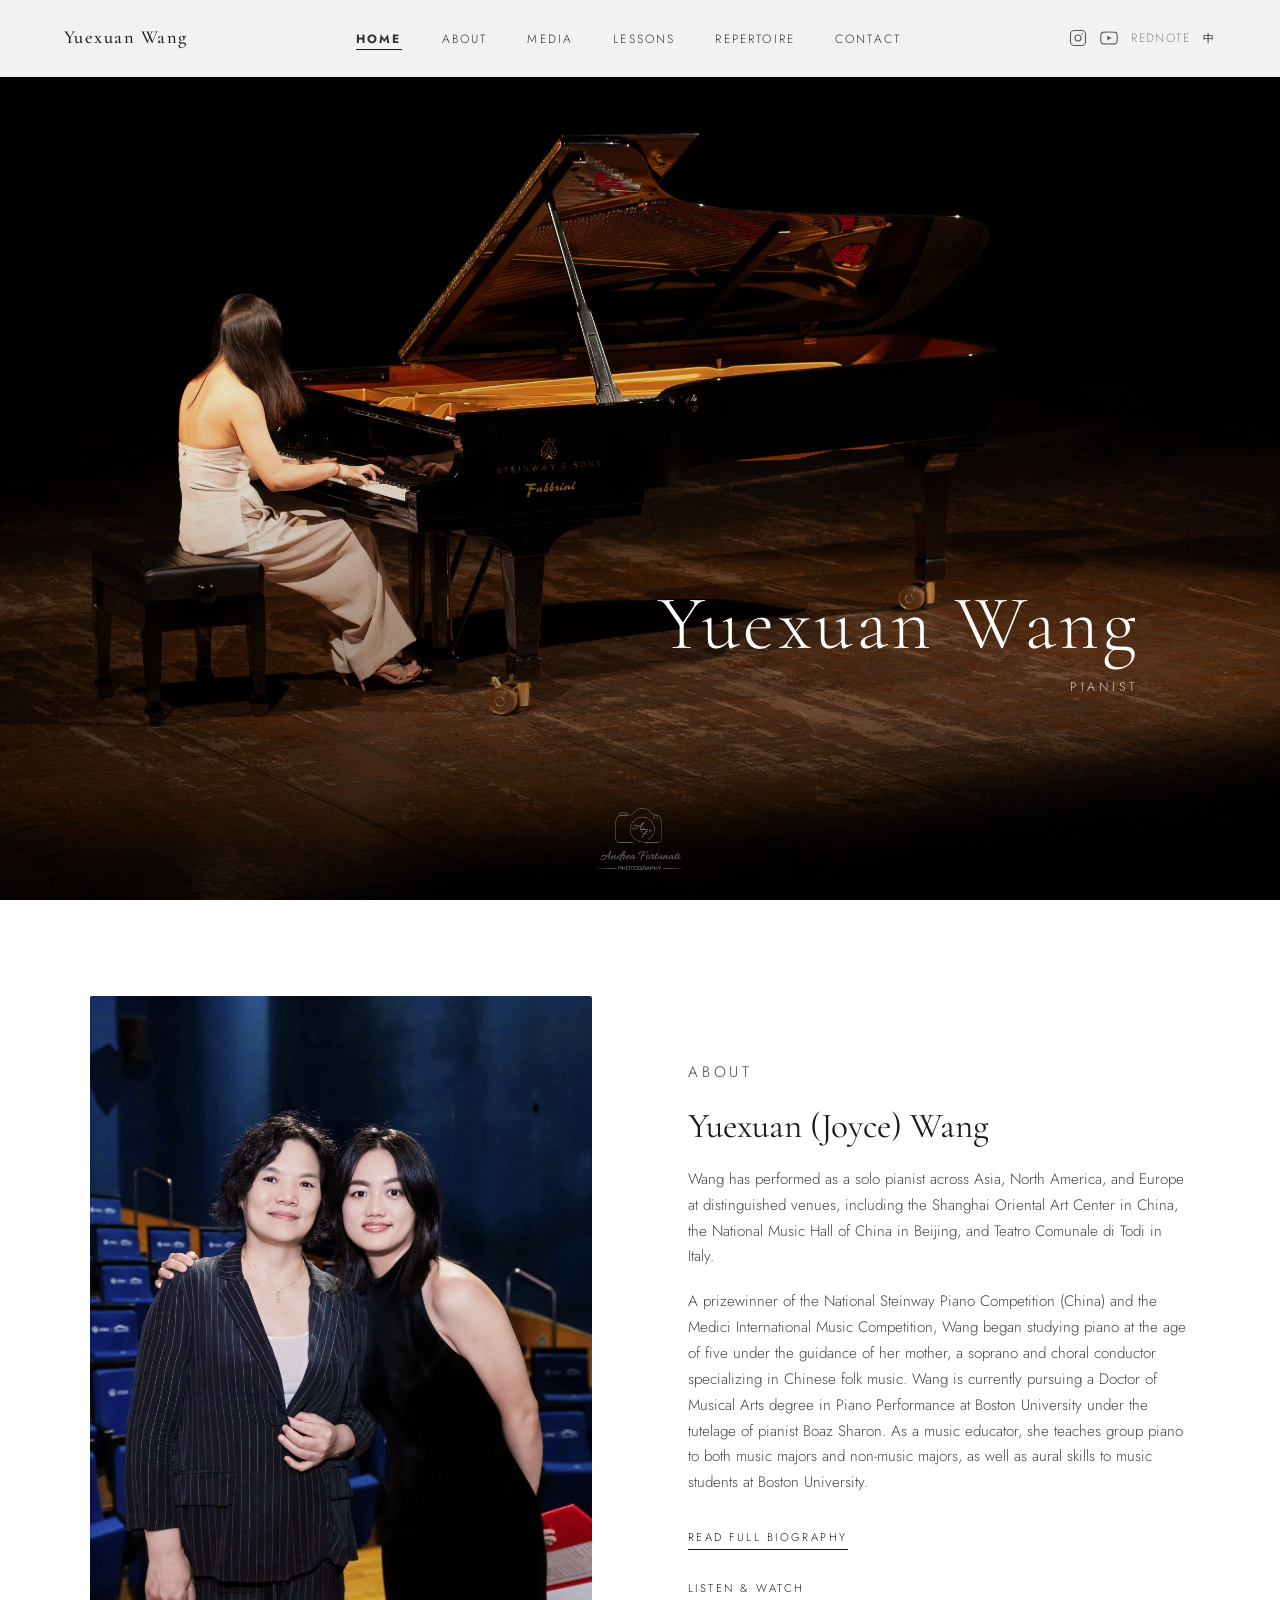
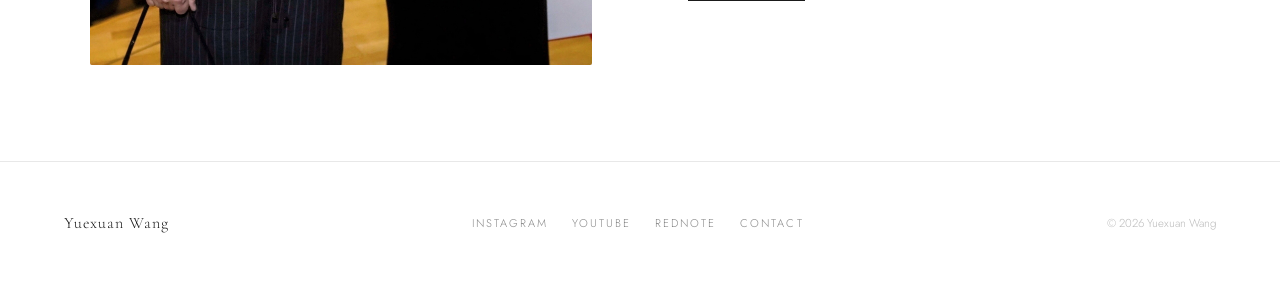
<file: index.html>
<!DOCTYPE html>
<html lang="en">
<head>
  <meta charset="UTF-8" />
  <meta name="viewport" content="width=device-width, initial-scale=1.0" />
  <title>Yuexuan Wang — Pianist</title>
  <meta name="description" content="Official website of Yuexuan Wang, pianist." />
  <link rel="stylesheet" href="css/style.css" />
  <style>
    /* Language toggle: plain text, no box (desktop + mobile) */
    button.lang-toggle {
      border: none !important;
      background: transparent !important;
      box-shadow: none !important;
      outline: none;
      border-radius: 0 !important;
      color: inherit;
      cursor: pointer;
    }

    /* Desktop top bar: social icons right next to the language toggle */
    @media (min-width: 769px) {
      nav .nav-links { margin-left: auto !important; margin-right: auto !important; }
      nav .nav-social { margin-left: 0 !important; margin-right: 0.6rem !important; gap: 0.8rem !important; }
      nav .lang-toggle { margin-left: 0 !important; padding-left: 0.2rem !important; padding-right: 0 !important; }
    }

    /* Hero name: right-aligned */
    .hero { position: relative; }
    .hero-content {
      position: absolute !important;
      left: auto !important;
      top: auto !important;
      right: clamp(1.5rem, 6vw, 6rem) !important;
      bottom: clamp(2rem, 10vh, 6rem) !important;
      transform: none !important;
      width: auto !important;
      margin: 0 !important;
      text-align: right !important;
      z-index: 2;
    }

    /* Mobile: shift hero photo so the person is visible.
       0% = far left edge, 50% = center, 100% = far right edge.
       Raise the number if you see too much of the left side,
       lower it if the person is still cut off on the left. */
    @media (max-width: 768px) {
      .hero-image {
        background-position: 18% center !important;
      }

      /* Mobile: show About text first, then the second photo */
      .about-snippet {
        display: flex !important;
        flex-direction: column !important;
        gap: 2rem;
      }
      .about-snippet .about-text { order: 1; }
      .about-snippet img { order: 2; width: 100%; }

      /* Mobile: hide social icons in the top bar */
      nav .nav-social { display: none !important; }

      nav .nav-toggle { margin-left: 0 !important; }

      /* Mobile: language toggle as plain text (no square) */
      .lang-toggle {
        padding: 0 0.25rem !important;
        margin-left: auto !important;
        margin-right: 0.35rem !important;
        font-size: 1rem;
        letter-spacing: 0.05em;
      }
    }
  </style>
</head>
<body>

  <!-- Navigation -->
  <nav>
    <a href="index.html" class="nav-brand" data-zh="王玥璇">Yuexuan Wang</a>
    <ul class="nav-links">
      <li><a href="index.html" data-zh="首页" style="font-weight:700;">Home</a></li>
      <li><a href="about.html" data-zh="关于">About</a></li>
      <li><a href="media.html" data-zh="媒体">Media</a></li>
      <li><a href="lessons.html" data-zh="课程">Lessons</a></li>
      <li><a href="repertoire.html" data-zh="曲目">Repertoire</a></li>
      <li><a href="contact.html" data-zh="联系">Contact</a></li>
    </ul>
    <div class="nav-social" style="display:flex; align-items:center; gap:1rem;">
      <a href="https://www.instagram.com/yuexuan__wang" target="_blank" rel="noopener" aria-label="Instagram" style="display:flex; align-items:center; color:inherit; opacity:0.7; transition:opacity 0.2s;" onmouseover="this.style.opacity='1'" onmouseout="this.style.opacity='0.7'">
        <svg xmlns="http://www.w3.org/2000/svg" width="18" height="18" viewBox="0 0 24 24" fill="none" stroke="currentColor" stroke-width="1.5" stroke-linecap="round" stroke-linejoin="round">
          <rect x="2" y="2" width="20" height="20" rx="5" ry="5"/>
          <circle cx="12" cy="12" r="4"/>
          <circle cx="17.5" cy="6.5" r="1" fill="currentColor" stroke="none"/>
        </svg>
      </a>
      <a href="https://youtube.com/@yuexuanwangpiano?si=KimAUZ217y03qGvx" target="_blank" rel="noopener" aria-label="YouTube" style="display:flex;align-items:center;color:inherit;opacity:0.7;transition:opacity 0.2s;" onmouseover="this.style.opacity='1'" onmouseout="this.style.opacity='0.7'">
        <svg xmlns="http://www.w3.org/2000/svg" width="18" height="18" viewBox="0 0 24 24" fill="none" stroke="currentColor" stroke-width="1.5" stroke-linecap="round" stroke-linejoin="round">
          <path d="M22.54 6.42a2.78 2.78 0 0 0-1.95-1.96C18.88 4 12 4 12 4s-6.88 0-8.59.46A2.78 2.78 0 0 0 1.46 6.42 29 29 0 0 0 1 12a29 29 0 0 0 .46 5.58 2.78 2.78 0 0 0 1.95 1.96C5.12 20 12 20 12 20s6.88 0 8.59-.46a2.78 2.78 0 0 0 1.95-1.96A29 29 0 0 0 23 12a29 29 0 0 0-.46-5.58z"/>
          <polygon points="9.75 15.02 15.5 12 9.75 8.98 9.75 15.02" fill="currentColor" stroke="none"/>
        </svg>
      </a>
      <a href="https://xhslink.com/m/4YnqnOdV8tt" target="_blank" rel="noopener" data-zh="小红书">RedNote</a>
    </div>
    <button class="lang-toggle">中</button>
    <button class="nav-toggle" aria-label="Menu">
      <span></span><span></span><span></span>
    </button>
  </nav>

  <!-- Hero -->
  <section class="hero">
    <div class="hero-image" style="background-image:url('images/home_page.jpg'); background-size:cover; background-position:center;"></div>
    <div class="hero-overlay"></div>
    <div class="hero-content">
      <h1 data-zh="王玥璇">Yuexuan Wang</h1>
      <p class="hero-tagline" data-zh="钢琴家">Pianist</p>
    </div>
  </section>

  <!-- About Snippet -->
  <section>
    <div class="container">
      <div class="about-snippet">
        <img src="images/about.jpg" alt="Yuexuan (Joyce) Wang" class="fade-in" style="aspect-ratio:3/4; object-fit:cover; object-position:58% center; border-radius:2px;" />
        <div class="about-text fade-in">
          <p class="section-label" data-zh="关于">About</p>
          <h2 data-zh="王玥璇">Yuexuan (Joyce) Wang</h2>
          <p data-zh="王玥璇是一位活跃于亚洲、北美及欧洲的钢琴演奏家，曾登台上海东方艺术中心、北京国音堂、意大利托迪市政剧院等知名场馆。她亦曾在多项国际钢琴赛事中获奖，包括上海国际青少年钢琴比赛、全国施坦威钢琴比赛（中国）、美第奇国际音乐比赛等。">
            Wang has performed as a solo pianist across Asia, North America, and Europe at distinguished
            venues, including the Shanghai Oriental Art Center in China, the National Music Hall of
            China in Beijing, and Teatro Comunale di Todi in Italy.
          </p>
          <p data-zh="王玥璇五岁时在母亲唐晓丽——一位致力于中国民间音乐研究与传播的女高音歌唱家兼合唱指挥——的引导下开始学习钢琴。她目前在波士顿大学攻读音乐艺术博士学位，师从钢琴家Boaz Sharon。作为音乐教育者，她在波士顿大学教授面向音乐专业及非音乐专业学生的钢琴集体课和视唱练耳课。">
            A prizewinner of the National Steinway Piano Competition (China) and the Medici
            International Music Competition, Wang began studying piano at the age of five under the
            guidance of her mother, a soprano and choral conductor specializing in Chinese folk music.
            Wang is currently pursuing a Doctor of Musical Arts degree in Piano Performance at Boston
            University under the tutelage of pianist Boaz Sharon. As a music educator, she teaches group
            piano to both music majors and non-music majors, as well as aural skills to music students at
            Boston University.
          </p>
          <a href="about.html" class="btn" data-zh="阅读完整生平">Read Full Biography</a>
          <div style="margin-top:1rem;"><a href="media.html" class="btn" data-zh="聆听与观看">Listen &amp; Watch</a></div>
        </div>
      </div>
    </div>
  </section>

<!-- Footer -->
  <footer>
    <span class="footer-name" data-zh="王玥璇">Yuexuan Wang</span>
    <div class="footer-social">
      <a href="https://www.instagram.com/yuexuan__wang" target="_blank" rel="noopener">Instagram</a>
      <a href="https://youtube.com/@yuexuanwangpiano?si=KimAUZ217y03qGvx" target="_blank" rel="noopener">YouTube</a>
      <a href="https://xhslink.com/m/4YnqnOdV8tt" target="_blank" rel="noopener" data-zh="小红书">RedNote</a>
      <a href="contact.html" data-zh="联系">Contact</a>
    </div>
    <span class="footer-copy" data-zh="© 2026 王玥璇">&copy; 2026 Yuexuan Wang</span>
  </footer>

  <script src="js/main.js"></script>

  <script>
    // Highlight active nav link
    (function() {
      var path = window.location.pathname.split('/').pop() || '';
      // Normalize: strip .html, treat empty as 'index'
      var page = path.replace('.html', '') || 'index';
      var links = document.querySelectorAll('.nav-links a');
      links.forEach(function(link) {
        var href = (link.getAttribute('href') || '').replace('.html', '') || 'index';
        if (href === page) {
          link.style.fontWeight = '700';
          link.style.opacity = '1';
        }
      });
    })();
  </script>
</body>
</html>
</file>
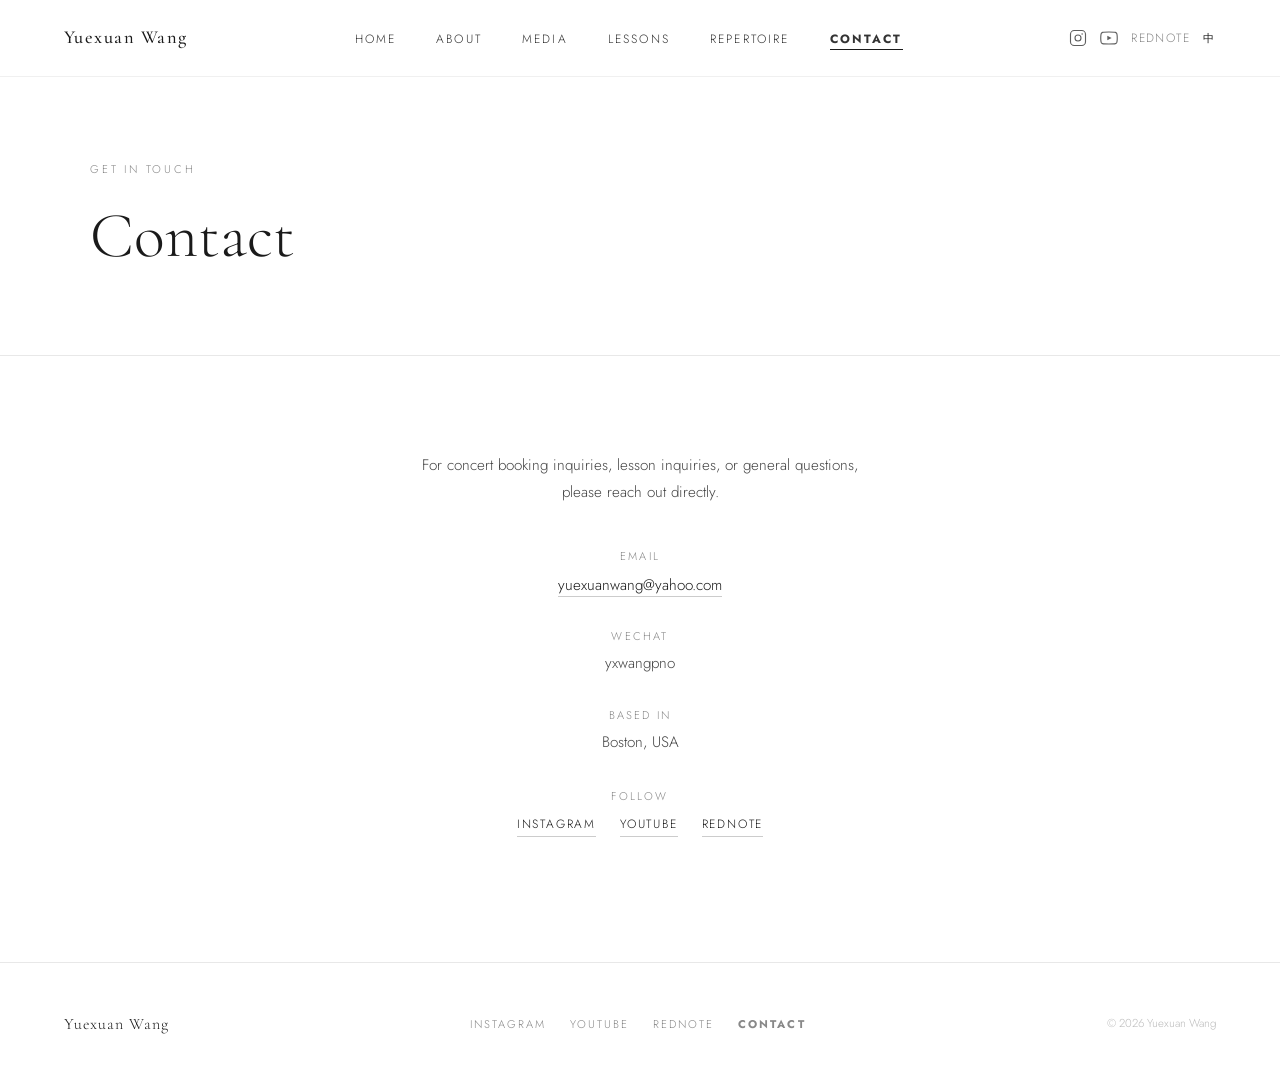
<file: contact.html>
<!DOCTYPE html>
<html lang="en">
<head>
  <meta charset="UTF-8" />
  <meta name="viewport" content="width=device-width, initial-scale=1.0" />
  <title>Contact — Yuexuan Wang</title>
  <link rel="stylesheet" href="css/style.css" />
  <style>
    /* Language toggle: plain text, no box (desktop + mobile) */
    button.lang-toggle {
      border: none !important;
      background: transparent !important;
      box-shadow: none !important;
      outline: none;
      border-radius: 0 !important;
      color: inherit;
      cursor: pointer;
    }

    /* Desktop top bar: social icons right next to the language toggle */
    @media (min-width: 769px) {
      nav .nav-links { margin-left: auto !important; margin-right: auto !important; }
      nav .nav-social { margin-left: 0 !important; margin-right: 0.6rem !important; gap: 0.8rem !important; }
      nav .lang-toggle { margin-left: 0 !important; padding-left: 0.2rem !important; padding-right: 0 !important; }
    }

    /* Mobile top bar: hide social icons, plain-text language toggle next to menu button */
    @media (max-width: 768px) {
      nav .nav-social { display: none !important; }
      nav .nav-toggle { margin-left: 0 !important; }
      .lang-toggle {
        padding: 0 0.25rem !important;
        margin-left: auto !important;
        margin-right: 0.35rem !important;
        font-size: 1rem;
        letter-spacing: 0.05em;
      }
    }
  </style>
</head>
<body>

  <!-- Navigation -->
  <nav>
    <a href="index.html" class="nav-brand" data-zh="王玥璇">Yuexuan Wang</a>
    <ul class="nav-links">
      <li><a href="index.html" data-zh="首页">Home</a></li>
      <li><a href="about.html" data-zh="关于">About</a></li>
      <li><a href="media.html" data-zh="媒体">Media</a></li>
      <li><a href="lessons.html" data-zh="课程">Lessons</a></li>
      <li><a href="repertoire.html" data-zh="曲目">Repertoire</a></li>
      <li><a href="contact.html" data-zh="联系" style="font-weight:700;">Contact</a></li>
    </ul>
    <div class="nav-social" style="display:flex; align-items:center; gap:1rem;">
      <a href="https://www.instagram.com/yuexuan__wang" target="_blank" rel="noopener" aria-label="Instagram" style="display:flex; align-items:center; color:inherit; opacity:0.7; transition:opacity 0.2s;" onmouseover="this.style.opacity='1'" onmouseout="this.style.opacity='0.7'">
        <svg xmlns="http://www.w3.org/2000/svg" width="18" height="18" viewBox="0 0 24 24" fill="none" stroke="currentColor" stroke-width="1.5" stroke-linecap="round" stroke-linejoin="round">
          <rect x="2" y="2" width="20" height="20" rx="5" ry="5"/>
          <circle cx="12" cy="12" r="4"/>
          <circle cx="17.5" cy="6.5" r="1" fill="currentColor" stroke="none"/>
        </svg>
      </a>
      <a href="https://youtube.com/@yuexuanwangpiano?si=KimAUZ217y03qGvx" target="_blank" rel="noopener" aria-label="YouTube" style="display:flex;align-items:center;color:inherit;opacity:0.7;transition:opacity 0.2s;" onmouseover="this.style.opacity='1'" onmouseout="this.style.opacity='0.7'">
        <svg xmlns="http://www.w3.org/2000/svg" width="18" height="18" viewBox="0 0 24 24" fill="none" stroke="currentColor" stroke-width="1.5" stroke-linecap="round" stroke-linejoin="round">
          <path d="M22.54 6.42a2.78 2.78 0 0 0-1.95-1.96C18.88 4 12 4 12 4s-6.88 0-8.59.46A2.78 2.78 0 0 0 1.46 6.42 29 29 0 0 0 1 12a29 29 0 0 0 .46 5.58 2.78 2.78 0 0 0 1.95 1.96C5.12 20 12 20 12 20s6.88 0 8.59-.46a2.78 2.78 0 0 0 1.95-1.96A29 29 0 0 0 23 12a29 29 0 0 0-.46-5.58z"/>
          <polygon points="9.75 15.02 15.5 12 9.75 8.98 9.75 15.02" fill="currentColor" stroke="none"/>
        </svg>
      </a>
      <a href="https://xhslink.com/m/4YnqnOdV8tt" target="_blank" rel="noopener" data-zh="小红书">RedNote</a>
    </div>
    <button class="lang-toggle">中</button>
    <button class="nav-toggle" aria-label="Menu">
      <span></span><span></span><span></span>
    </button>
  </nav>

  <!-- Page Hero -->
  <div class="page-hero">
    <div class="container">
      <p class="section-label" data-zh="联系我">Get in Touch</p>
      <h1 data-zh="联系">Contact</h1>
    </div>
  </div>

  <!-- Contact -->
  <section>
    <div class="container">
      <div class="contact-grid" style="display:flex; justify-content:center;">

        <div class="contact-info fade-in" style="text-align:center; max-width:480px;">
          <p style="font-size:0.95rem; color:#444; margin-bottom:2.5rem; line-height:1.8;" data-zh="如需音乐会预约、课程咨询或其他事宜，请直接联系。">For concert booking inquiries, lesson inquiries, or general questions, please reach out directly.</p>

          <div class="contact-block">
            <div class="label" data-zh="邮箱">Email</div>
            <a href="mailto:yuexuanwang@yahoo.com" data-zh="yuexuanwang@yahoo.com">yuexuanwang@yahoo.com</a>
          </div>

          <div class="contact-block">
            <div class="label" data-zh="微信">WeChat</div>
            <p style="font-size:0.95rem; color:#444;" data-zh="yxwangpno">yxwangpno</p>
          </div>

<div class="contact-block">
            <div class="label" data-zh="所在地">Based In</div>
            <p style="font-size:0.95rem; color:#444;" data-zh="美国，波士顿">Boston, USA</p>
          </div>

          <div class="contact-block" style="margin-top:2rem;">
            <div class="label" data-zh="关注">Follow</div>
            <div style="display:flex; gap:1.5rem; margin-top:0.5rem; justify-content:center;">
              <a href="https://www.instagram.com/yuexuan__wang" target="_blank" rel="noopener" style="font-size:0.75rem; letter-spacing:0.15em; text-transform:uppercase; border-bottom:1px solid #ccc; padding-bottom:1px;" data-zh="Instagram">Instagram</a>
              <a href="https://youtube.com/@yuexuanwangpiano?si=KimAUZ217y03qGvx" target="_blank" rel="noopener" style="font-size:0.75rem; letter-spacing:0.15em; text-transform:uppercase; border-bottom:1px solid #ccc; padding-bottom:1px;" data-zh="YouTube">YouTube</a>
              <a href="https://xhslink.com/m/4YnqnOdV8tt" target="_blank" rel="noopener" style="font-size:0.75rem; letter-spacing:0.15em; text-transform:uppercase; border-bottom:1px solid #ccc; padding-bottom:1px;" data-zh="小红书">RedNote</a>
            </div>
          </div>
        </div>


      </div>
    </div>
  </section>

  <!-- Footer -->
  <footer>
    <span class="footer-name" data-zh="王玥璇">Yuexuan Wang</span>
    <div class="footer-social">
      <a href="https://www.instagram.com/yuexuan__wang" target="_blank" rel="noopener">Instagram</a>
      <a href="https://youtube.com/@yuexuanwangpiano?si=KimAUZ217y03qGvx" target="_blank" rel="noopener">YouTube</a>
      <a href="https://xhslink.com/m/4YnqnOdV8tt" target="_blank" rel="noopener" data-zh="小红书">RedNote</a>
      <a href="contact.html" data-zh="联系" style="font-weight:700;">Contact</a>
    </div>
    <span class="footer-copy">© 2026 Yuexuan Wang</span>
  </footer>

  <script src="js/main.js"></script>

  <script>
    // Highlight active nav link
    (function() {
      var path = window.location.pathname.split('/').pop() || '';
      var page = path.replace('.html', '') || 'index';
      var links = document.querySelectorAll('.nav-links a');
      links.forEach(function(link) {
        var href = (link.getAttribute('href') || '').replace('.html', '') || 'index';
        if (href === page) {
          link.style.fontWeight = '700';
          link.style.opacity = '1';
        }
      });
    })();
  </script>

</body>
</html>
</file>
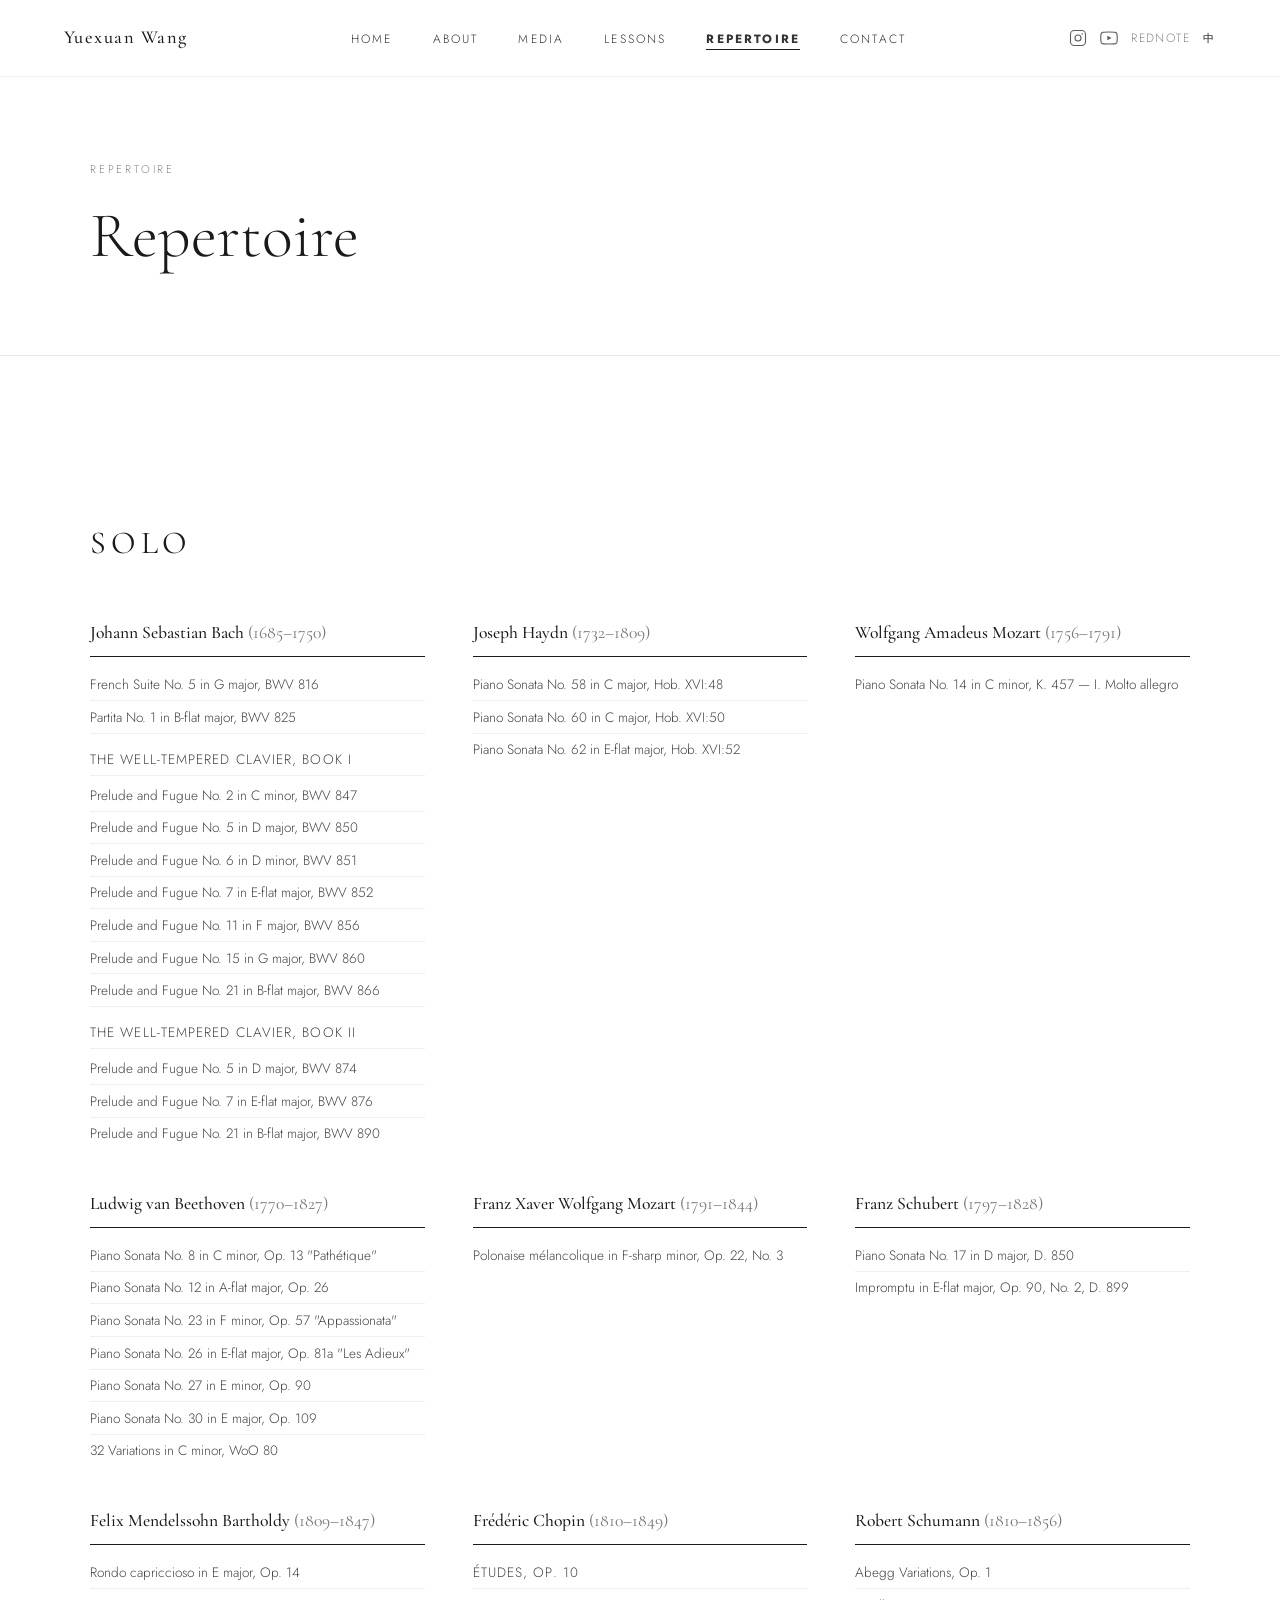
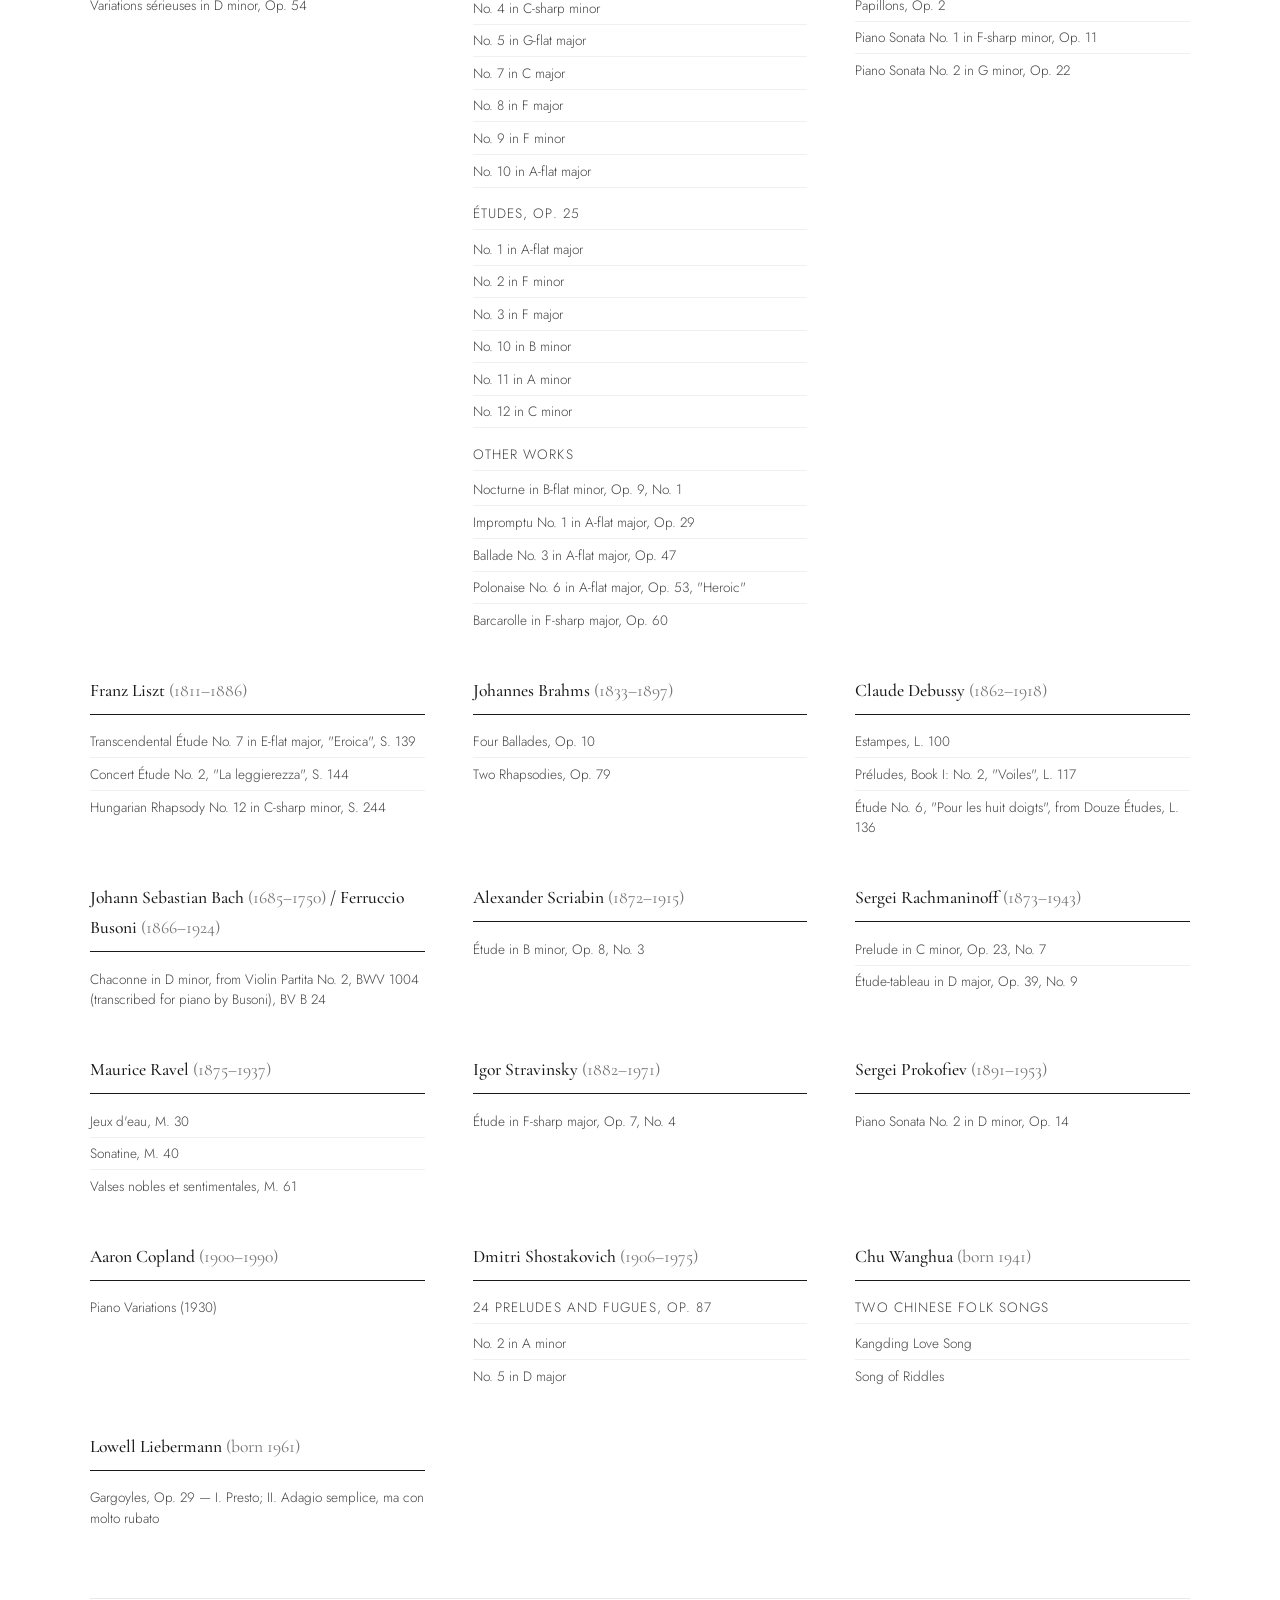
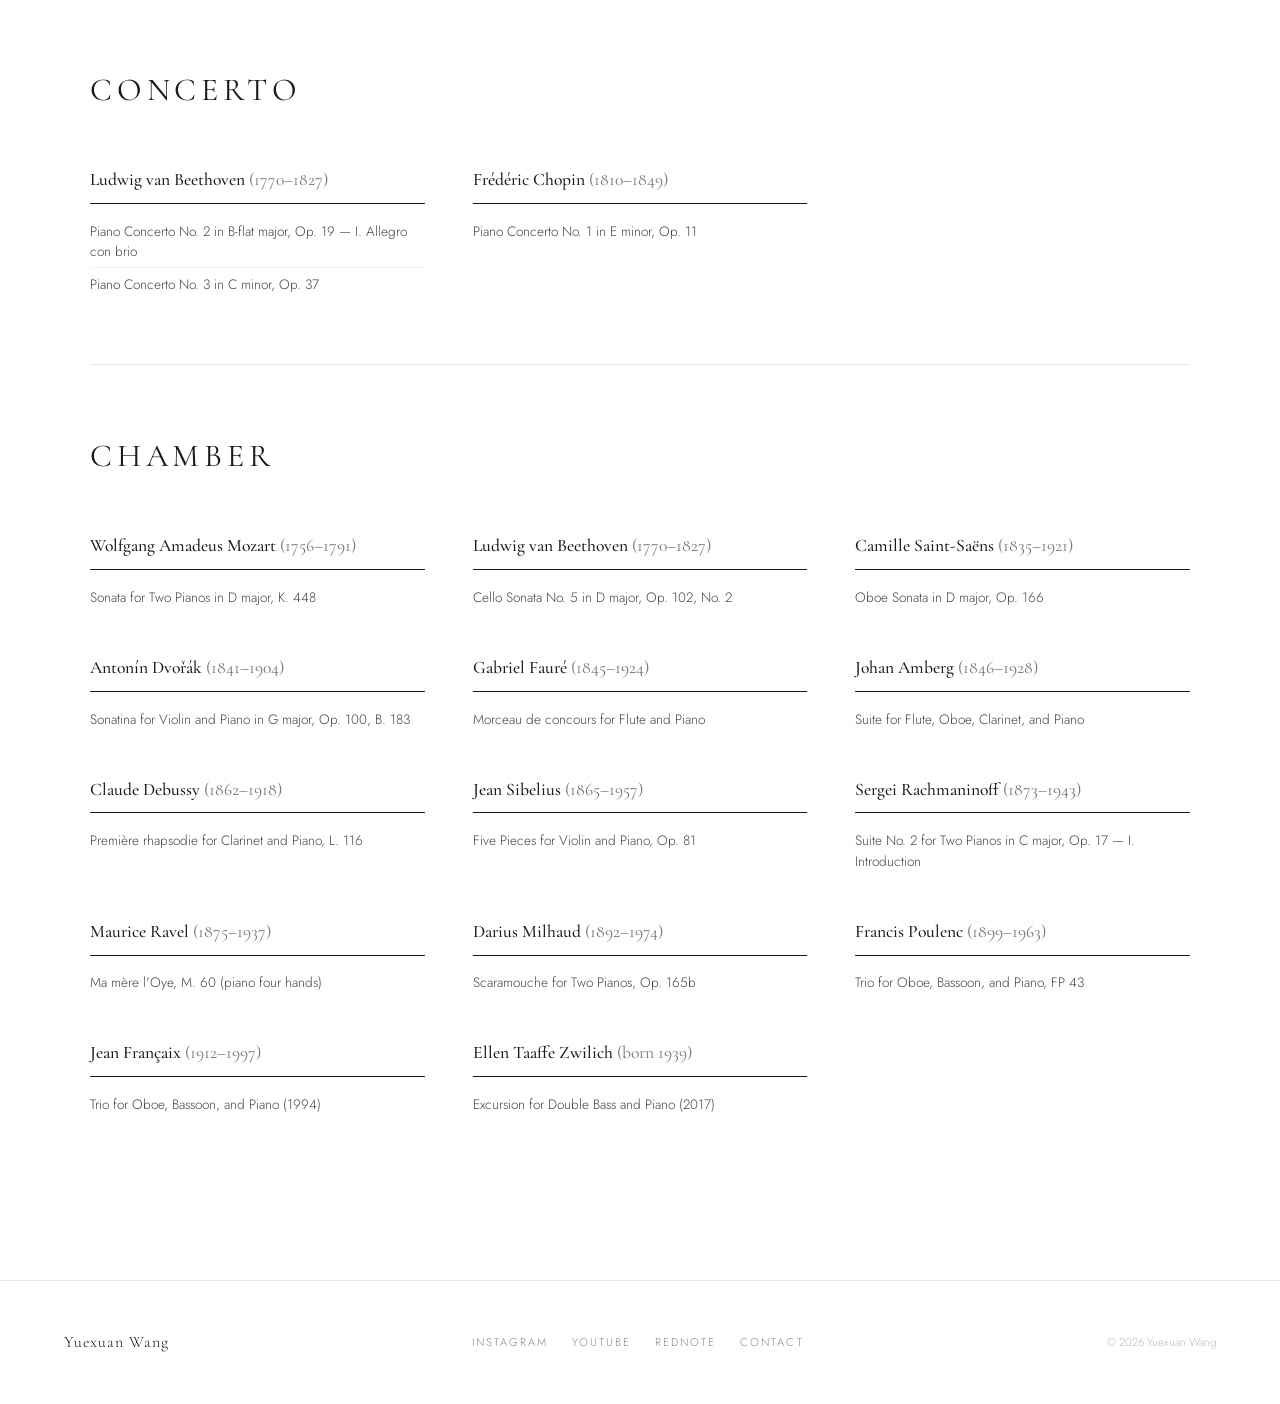
<file: repertoire.html>
<!DOCTYPE html>
<html lang="en">
<head>
  <meta charset="UTF-8" />
  <meta name="viewport" content="width=device-width, initial-scale=1.0" />
  <title>Repertoire — Yuexuan Wang</title>
  <link rel="stylesheet" href="css/style.css" />
  <style>
    /* Language toggle: plain text, no box (desktop + mobile) */
    button.lang-toggle {
      border: none !important;
      background: transparent !important;
      box-shadow: none !important;
      outline: none;
      border-radius: 0 !important;
      color: inherit;
      cursor: pointer;
    }

    /* Desktop top bar: social icons right next to the language toggle */
    @media (min-width: 769px) {
      nav .nav-links { margin-left: auto !important; margin-right: auto !important; }
      nav .nav-social { margin-left: 0 !important; margin-right: 0.6rem !important; gap: 0.8rem !important; }
      nav .lang-toggle { margin-left: 0 !important; padding-left: 0.2rem !important; padding-right: 0 !important; }
    }

    /* --- Category sections --- */
    .rep-category {
      padding: 4rem 0;
      border-bottom: 1px solid #e8e8e8;
    }
    .rep-category:last-child { border-bottom: none; }

    .rep-category-header {
      margin-bottom: 3rem;
    }
    .rep-category-header .section-label {
      font-size: 2rem;
      letter-spacing: 0.15em;
      color: #1a1a1a;
      text-transform: uppercase;
      font-family: 'Cormorant Garamond', serif;
      font-weight: 400;
    }

    /* --- Composer blocks grid --- */
    .composer-grid {
      display: grid;
      grid-template-columns: repeat(auto-fill, minmax(300px, 1fr));
      gap: 2.5rem 3rem;
    }

    .composer-block { }

    .composer-name {
      font-family: 'Cormorant Garamond', serif;
      font-size: 1.1rem;
      font-weight: 500;
      color: #1a1a1a;
      margin-bottom: 0.7rem;
      padding-bottom: 0.5rem;
      border-bottom: 1px solid #1a1a1a;
    }

    .work-list {
      list-style: none;
      padding: 0;
      margin: 0;
    }

    .work-list li {
      font-size: 0.85rem;
      color: #444;
      padding: 0.35rem 0;
      border-bottom: 1px solid #f0f0f0;
      line-height: 1.5;
    }
    .work-list li:last-child { border-bottom: none; }

    .work-group {
      font-size: 0.75rem;
      letter-spacing: 0.08em;
      color: #888;
      text-transform: uppercase;
      margin-top: 0.6rem;
      margin-bottom: 0.2rem;
      padding-top: 0.4rem;
    }

    /* --- Program card (for Chamber/Concerto) --- */
    .programs-grid {
      display: grid;
      grid-template-columns: repeat(auto-fill, minmax(280px, 1fr));
      gap: 2rem;
    }
    .program-card {
      border-top: 2px solid #1a1a1a;
      padding-top: 1.4rem;
    }
    .program-works {
      list-style: none;
      padding: 0;
    }
    .program-works li {
      font-size: 0.88rem;
      color: #444;
      padding: 0.5rem 0;
      border-bottom: 1px solid #eee;
      line-height: 1.5;
    }
    .program-works li:last-child { border-bottom: none; }
    .program-works .composer {
      display: block;
      font-size: 0.68rem;
      letter-spacing: 0.1em;
      text-transform: uppercase;
      color: #888;
      margin-bottom: 0.1rem;
    }
    .program-note {
      font-size: 0.78rem;
      color: #999;
      margin-top: 1rem;
      font-style: italic;
    }
  </style>
  <style>
    /* Mobile top bar: hide social icons, plain-text language toggle next to menu button */
    @media (max-width: 768px) {
      nav .nav-social { display: none !important; }
      nav .nav-toggle { margin-left: 0 !important; }
      .lang-toggle {
        padding: 0 0.25rem !important;
        margin-left: auto !important;
        margin-right: 0.35rem !important;
        font-size: 1rem;
        letter-spacing: 0.05em;
      }
    }
  </style>
</head>
<body>

  <!-- Navigation -->
  <nav>
    <a href="index.html" class="nav-brand" data-zh="王玥璇">Yuexuan Wang</a>
    <ul class="nav-links">
      <li><a href="index.html" data-zh="首页">Home</a></li>
      <li><a href="about.html" data-zh="关于">About</a></li>
      <li><a href="media.html" data-zh="媒体">Media</a></li>
      <li><a href="lessons.html" data-zh="课程">Lessons</a></li>
      <li><a href="repertoire.html" data-zh="曲目" style="font-weight:700;">Repertoire</a></li>
      <li><a href="contact.html" data-zh="联系">Contact</a></li>
    </ul>
    <div class="nav-social" style="display:flex; align-items:center; gap:1rem;">
      <a href="https://www.instagram.com/yuexuan__wang" target="_blank" rel="noopener" aria-label="Instagram" style="display:flex; align-items:center; color:inherit; opacity:0.7; transition:opacity 0.2s;" onmouseover="this.style.opacity='1'" onmouseout="this.style.opacity='0.7'">
        <svg xmlns="http://www.w3.org/2000/svg" width="18" height="18" viewBox="0 0 24 24" fill="none" stroke="currentColor" stroke-width="1.5" stroke-linecap="round" stroke-linejoin="round">
          <rect x="2" y="2" width="20" height="20" rx="5" ry="5"/>
          <circle cx="12" cy="12" r="4"/>
          <circle cx="17.5" cy="6.5" r="1" fill="currentColor" stroke="none"/>
        </svg>
      </a>
      <a href="https://youtube.com/@yuexuanwangpiano?si=KimAUZ217y03qGvx" target="_blank" rel="noopener" aria-label="YouTube" style="display:flex;align-items:center;color:inherit;opacity:0.7;transition:opacity 0.2s;" onmouseover="this.style.opacity='1'" onmouseout="this.style.opacity='0.7'">
        <svg xmlns="http://www.w3.org/2000/svg" width="18" height="18" viewBox="0 0 24 24" fill="none" stroke="currentColor" stroke-width="1.5" stroke-linecap="round" stroke-linejoin="round">
          <path d="M22.54 6.42a2.78 2.78 0 0 0-1.95-1.96C18.88 4 12 4 12 4s-6.88 0-8.59.46A2.78 2.78 0 0 0 1.46 6.42 29 29 0 0 0 1 12a29 29 0 0 0 .46 5.58 2.78 2.78 0 0 0 1.95 1.96C5.12 20 12 20 12 20s6.88 0 8.59-.46a2.78 2.78 0 0 0 1.95-1.96A29 29 0 0 0 23 12a29 29 0 0 0-.46-5.58z"/>
          <polygon points="9.75 15.02 15.5 12 9.75 8.98 9.75 15.02" fill="currentColor" stroke="none"/>
        </svg>
      </a>
      <a href="https://xhslink.com/m/4YnqnOdV8tt" target="_blank" rel="noopener" data-zh="小红书">RedNote</a>
    </div>
    <button class="lang-toggle">中</button>
    <button class="nav-toggle" aria-label="Menu">
      <span></span><span></span><span></span>
    </button>
  </nav>

  <!-- Page Hero -->
  <div class="page-hero">
    <div class="container">
      <p class="section-label" data-zh="曲目">Repertoire</p>
      <h1 data-zh="曲目">Repertoire</h1>
    </div>
  </div>

  <!-- Repertoire Content -->
  <section>
    <div class="container">

      <!-- ── SOLO ── -->
      <div class="rep-category">
        <div class="rep-category-header">
          <p class="section-label" data-zh="独奏">Solo</p>
        </div>
        <div class="composer-grid">

          <div class="composer-block fade-in">
            <div class="composer-name">Johann Sebastian Bach <span style="font-weight:400; opacity:0.6; white-space:nowrap;">(1685–1750)</span></div>
            <ul class="work-list">
              <li>French Suite No. 5 in G major, BWV 816</li>
              <li>Partita No. 1 in B-flat major, BWV 825</li>
              <li class="work-group">The Well-Tempered Clavier, Book I</li>
              <li>Prelude and Fugue No. 2 in C minor, BWV 847</li>
              <li>Prelude and Fugue No. 5 in D major, BWV 850</li>
              <li>Prelude and Fugue No. 6 in D minor, BWV 851</li>
              <li>Prelude and Fugue No. 7 in E-flat major, BWV 852</li>
              <li>Prelude and Fugue No. 11 in F major, BWV 856</li>
              <li>Prelude and Fugue No. 15 in G major, BWV 860</li>
              <li>Prelude and Fugue No. 21 in B-flat major, BWV 866</li>
              <li class="work-group">The Well-Tempered Clavier, Book II</li>
              <li>Prelude and Fugue No. 5 in D major, BWV 874</li>
              <li>Prelude and Fugue No. 7 in E-flat major, BWV 876</li>
              <li>Prelude and Fugue No. 21 in B-flat major, BWV 890</li>
            </ul>
          </div>

          <div class="composer-block fade-in">
            <div class="composer-name">Joseph Haydn <span style="font-weight:400; opacity:0.6; white-space:nowrap;">(1732–1809)</span></div>
            <ul class="work-list">
              <li>Piano Sonata No. 58 in C major, Hob. XVI:48</li>
              <li>Piano Sonata No. 60 in C major, Hob. XVI:50</li>
              <li>Piano Sonata No. 62 in E-flat major, Hob. XVI:52</li>
            </ul>
          </div>

          <div class="composer-block fade-in">
            <div class="composer-name">Wolfgang Amadeus Mozart <span style="font-weight:400; opacity:0.6; white-space:nowrap;">(1756–1791)</span></div>
            <ul class="work-list">
              <li>Piano Sonata No. 14 in C minor, K. 457 — I. Molto allegro</li>
            </ul>
          </div>

          <div class="composer-block fade-in">
            <div class="composer-name">Ludwig van Beethoven <span style="font-weight:400; opacity:0.6; white-space:nowrap;">(1770–1827)</span></div>
            <ul class="work-list">
              <li>Piano Sonata No. 8 in C minor, Op. 13 "Pathétique"</li>
              <li>Piano Sonata No. 12 in A-flat major, Op. 26</li>
              <li>Piano Sonata No. 23 in F minor, Op. 57 "Appassionata"</li>
              <li>Piano Sonata No. 26 in E-flat major, Op. 81a "Les Adieux"</li>
              <li>Piano Sonata No. 27 in E minor, Op. 90</li>
              <li>Piano Sonata No. 30 in E major, Op. 109</li>
              <li>32 Variations in C minor, WoO 80</li>
            </ul>
          </div>

          <div class="composer-block fade-in">
            <div class="composer-name">Franz Xaver Wolfgang Mozart <span style="font-weight:400; opacity:0.6; white-space:nowrap;">(1791–1844)</span></div>
            <ul class="work-list">
              <li>Polonaise mélancolique in F-sharp minor, Op. 22, No. 3</li>
            </ul>
          </div>

          <div class="composer-block fade-in">
            <div class="composer-name">Franz Schubert <span style="font-weight:400; opacity:0.6; white-space:nowrap;">(1797–1828)</span></div>
            <ul class="work-list">
              <li>Piano Sonata No. 17 in D major, D. 850</li>
              <li>Impromptu in E-flat major, Op. 90, No. 2, D. 899</li>
            </ul>
          </div>

          <div class="composer-block fade-in">
            <div class="composer-name">Felix Mendelssohn Bartholdy <span style="font-weight:400; opacity:0.6; white-space:nowrap;">(1809–1847)</span></div>
            <ul class="work-list">
              <li>Rondo capriccioso in E major, Op. 14</li>
              <li>Variations sérieuses in D minor, Op. 54</li>
            </ul>
          </div>

          <div class="composer-block fade-in">
            <div class="composer-name">Frédéric Chopin <span style="font-weight:400; opacity:0.6; white-space:nowrap;">(1810–1849)</span></div>
            <ul class="work-list">
              <li class="work-group">Études, Op. 10</li>
              <li>No. 4 in C-sharp minor</li>
              <li>No. 5 in G-flat major</li>
              <li>No. 7 in C major</li>
              <li>No. 8 in F major</li>
              <li>No. 9 in F minor</li>
              <li>No. 10 in A-flat major</li>
              <li class="work-group">Études, Op. 25</li>
              <li>No. 1 in A-flat major</li>
              <li>No. 2 in F minor</li>
              <li>No. 3 in F major</li>
              <li>No. 10 in B minor</li>
              <li>No. 11 in A minor</li>
              <li>No. 12 in C minor</li>
              <li class="work-group">Other Works</li>
              <li>Nocturne in B-flat minor, Op. 9, No. 1</li>
              <li>Impromptu No. 1 in A-flat major, Op. 29</li>
              <li>Ballade No. 3 in A-flat major, Op. 47</li>
              <li>Polonaise No. 6 in A-flat major, Op. 53, "Heroic"</li>
              <li>Barcarolle in F-sharp major, Op. 60</li>
            </ul>
          </div>

          <div class="composer-block fade-in">
            <div class="composer-name">Robert Schumann <span style="font-weight:400; opacity:0.6; white-space:nowrap;">(1810–1856)</span></div>
            <ul class="work-list">
              <li>Abegg Variations, Op. 1</li>
              <li>Papillons, Op. 2</li>
              <li>Piano Sonata No. 1 in F-sharp minor, Op. 11</li>
              <li>Piano Sonata No. 2 in G minor, Op. 22</li>
            </ul>
          </div>

          <div class="composer-block fade-in">
            <div class="composer-name">Franz Liszt <span style="font-weight:400; opacity:0.6; white-space:nowrap;">(1811–1886)</span></div>
            <ul class="work-list">
              <li>Transcendental Étude No. 7 in E-flat major, "Eroica", S. 139</li>
              <li>Concert Étude No. 2, "La leggierezza", S. 144</li>
              <li>Hungarian Rhapsody No. 12 in C-sharp minor, S. 244</li>
            </ul>
          </div>

          <div class="composer-block fade-in">
            <div class="composer-name">Johannes Brahms <span style="font-weight:400; opacity:0.6; white-space:nowrap;">(1833–1897)</span></div>
            <ul class="work-list">
              <li>Four Ballades, Op. 10</li>
              <li>Two Rhapsodies, Op. 79</li>
            </ul>
          </div>

          <div class="composer-block fade-in">
            <div class="composer-name">Claude Debussy <span style="font-weight:400; opacity:0.6; white-space:nowrap;">(1862–1918)</span></div>
            <ul class="work-list">
              <li>Estampes, L. 100</li>
              <li>Préludes, Book I: No. 2, "Voiles", L. 117</li>
              <li>Étude No. 6, "Pour les huit doigts", from Douze Études, L. 136</li>
            </ul>
          </div>

          <div class="composer-block fade-in">
            <div class="composer-name">Johann Sebastian Bach <span style="font-weight:400; opacity:0.6; white-space:nowrap;">(1685–1750)</span> / Ferruccio Busoni <span style="font-weight:400; opacity:0.6; white-space:nowrap;">(1866–1924)</span></div>
            <ul class="work-list">
              <li>Chaconne in D minor, from Violin Partita No. 2, BWV 1004 (transcribed for piano by Busoni), BV B 24</li>
            </ul>
          </div>

          <div class="composer-block fade-in">
            <div class="composer-name">Alexander Scriabin <span style="font-weight:400; opacity:0.6; white-space:nowrap;">(1872–1915)</span></div>
            <ul class="work-list">
              <li>Étude in B minor, Op. 8, No. 3</li>
            </ul>
          </div>

          <div class="composer-block fade-in">
            <div class="composer-name">Sergei Rachmaninoff <span style="font-weight:400; opacity:0.6; white-space:nowrap;">(1873–1943)</span></div>
            <ul class="work-list">
              <li>Prelude in C minor, Op. 23, No. 7</li>
              <li>Étude-tableau in D major, Op. 39, No. 9</li>
            </ul>
          </div>

          <div class="composer-block fade-in">
            <div class="composer-name">Maurice Ravel <span style="font-weight:400; opacity:0.6; white-space:nowrap;">(1875–1937)</span></div>
            <ul class="work-list">
              <li>Jeux d'eau, M. 30</li>
              <li>Sonatine, M. 40</li>
              <li>Valses nobles et sentimentales, M. 61</li>
            </ul>
          </div>

          <div class="composer-block fade-in">
            <div class="composer-name">Igor Stravinsky <span style="font-weight:400; opacity:0.6; white-space:nowrap;">(1882–1971)</span></div>
            <ul class="work-list">
              <li>Étude in F-sharp major, Op. 7, No. 4</li>
            </ul>
          </div>

          <div class="composer-block fade-in">
            <div class="composer-name">Sergei Prokofiev <span style="font-weight:400; opacity:0.6; white-space:nowrap;">(1891–1953)</span></div>
            <ul class="work-list">
              <li>Piano Sonata No. 2 in D minor, Op. 14</li>
            </ul>
          </div>

          <div class="composer-block fade-in">
            <div class="composer-name">Aaron Copland <span style="font-weight:400; opacity:0.6; white-space:nowrap;">(1900–1990)</span></div>
            <ul class="work-list">
              <li>Piano Variations (1930)</li>
            </ul>
          </div>

          <div class="composer-block fade-in">
            <div class="composer-name">Dmitri Shostakovich <span style="font-weight:400; opacity:0.6; white-space:nowrap;">(1906–1975)</span></div>
            <ul class="work-list">
              <li class="work-group">24 Preludes and Fugues, Op. 87</li>
              <li>No. 2 in A minor</li>
              <li>No. 5 in D major</li>
            </ul>
          </div>

          <div class="composer-block fade-in">
            <div class="composer-name">Chu Wanghua <span style="font-weight:400; opacity:0.6; white-space:nowrap;">(born 1941)</span></div>
            <ul class="work-list">
              <li class="work-group">Two Chinese Folk Songs</li>
              <li>Kangding Love Song</li>
              <li>Song of Riddles</li>
            </ul>
          </div>

          <div class="composer-block fade-in">
            <div class="composer-name">Lowell Liebermann <span style="font-weight:400; opacity:0.6; white-space:nowrap;">(born 1961)</span></div>
            <ul class="work-list">
              <li>Gargoyles, Op. 29 — I. Presto; II. Adagio semplice, ma con molto rubato</li>
            </ul>
          </div>

        </div>
      </div>

      <!-- ── CONCERTO ── -->
      <div class="rep-category">
        <div class="rep-category-header">
          <p class="section-label" data-zh="协奏曲">Concerto</p>
        </div>
        <div class="composer-grid">

          <div class="composer-block fade-in">
            <div class="composer-name">Ludwig van Beethoven <span style="font-weight:400; opacity:0.6; white-space:nowrap;">(1770–1827)</span></div>
            <ul class="work-list">
              <li>Piano Concerto No. 2 in B-flat major, Op. 19 — I. Allegro con brio</li>
              <li>Piano Concerto No. 3 in C minor, Op. 37</li>
            </ul>
          </div>

          <div class="composer-block fade-in">
            <div class="composer-name">Frédéric Chopin <span style="font-weight:400; opacity:0.6; white-space:nowrap;">(1810–1849)</span></div>
            <ul class="work-list">
              <li>Piano Concerto No. 1 in E minor, Op. 11</li>
            </ul>
          </div>

        </div>
      </div>

      <!-- ── CHAMBER ── -->
      <div class="rep-category">
        <div class="rep-category-header">
          <p class="section-label" data-zh="室内乐">Chamber</p>
        </div>
        <div class="composer-grid">

          <div class="composer-block fade-in">
            <div class="composer-name">Wolfgang Amadeus Mozart <span style="font-weight:400; opacity:0.6; white-space:nowrap;">(1756–1791)</span></div>
            <ul class="work-list">
              <li>Sonata for Two Pianos in D major, K. 448</li>
            </ul>
          </div>

          <div class="composer-block fade-in">
            <div class="composer-name">Ludwig van Beethoven <span style="font-weight:400; opacity:0.6; white-space:nowrap;">(1770–1827)</span></div>
            <ul class="work-list">
              <li>Cello Sonata No. 5 in D major, Op. 102, No. 2</li>
            </ul>
          </div>

          <div class="composer-block fade-in">
            <div class="composer-name">Camille Saint-Saëns <span style="font-weight:400; opacity:0.6; white-space:nowrap;">(1835–1921)</span></div>
            <ul class="work-list">
              <li>Oboe Sonata in D major, Op. 166</li>
            </ul>
          </div>

          <div class="composer-block fade-in">
            <div class="composer-name">Antonín Dvořák <span style="font-weight:400; opacity:0.6; white-space:nowrap;">(1841–1904)</span></div>
            <ul class="work-list">
              <li>Sonatina for Violin and Piano in G major, Op. 100, B. 183</li>
            </ul>
          </div>

          <div class="composer-block fade-in">
            <div class="composer-name">Gabriel Fauré <span style="font-weight:400; opacity:0.6; white-space:nowrap;">(1845–1924)</span></div>
            <ul class="work-list">
              <li>Morceau de concours for Flute and Piano</li>
            </ul>
          </div>

          <div class="composer-block fade-in">
            <div class="composer-name">Johan Amberg <span style="font-weight:400; opacity:0.6; white-space:nowrap;">(1846–1928)</span></div>
            <ul class="work-list">
              <li>Suite for Flute, Oboe, Clarinet, and Piano</li>
            </ul>
          </div>

          <div class="composer-block fade-in">
            <div class="composer-name">Claude Debussy <span style="font-weight:400; opacity:0.6; white-space:nowrap;">(1862–1918)</span></div>
            <ul class="work-list">
              <li>Première rhapsodie for Clarinet and Piano, L. 116</li>
            </ul>
          </div>

          <div class="composer-block fade-in">
            <div class="composer-name">Jean Sibelius <span style="font-weight:400; opacity:0.6; white-space:nowrap;">(1865–1957)</span></div>
            <ul class="work-list">
              <li>Five Pieces for Violin and Piano, Op. 81</li>
            </ul>
          </div>

          <div class="composer-block fade-in">
            <div class="composer-name">Sergei Rachmaninoff <span style="font-weight:400; opacity:0.6; white-space:nowrap;">(1873–1943)</span></div>
            <ul class="work-list">
              <li>Suite No. 2 for Two Pianos in C major, Op. 17 — I. Introduction</li>
            </ul>
          </div>

          <div class="composer-block fade-in">
            <div class="composer-name">Maurice Ravel <span style="font-weight:400; opacity:0.6; white-space:nowrap;">(1875–1937)</span></div>
            <ul class="work-list">
              <li>Ma mère l'Oye, M. 60 (piano four hands)</li>
            </ul>
          </div>

          <div class="composer-block fade-in">
            <div class="composer-name">Darius Milhaud <span style="font-weight:400; opacity:0.6; white-space:nowrap;">(1892–1974)</span></div>
            <ul class="work-list">
              <li>Scaramouche for Two Pianos, Op. 165b</li>
            </ul>
          </div>

          <div class="composer-block fade-in">
            <div class="composer-name">Francis Poulenc <span style="font-weight:400; opacity:0.6; white-space:nowrap;">(1899–1963)</span></div>
            <ul class="work-list">
              <li>Trio for Oboe, Bassoon, and Piano, FP 43</li>
            </ul>
          </div>

          <div class="composer-block fade-in">
            <div class="composer-name">Jean Françaix <span style="font-weight:400; opacity:0.6; white-space:nowrap;">(1912–1997)</span></div>
            <ul class="work-list">
              <li>Trio for Oboe, Bassoon, and Piano (1994)</li>
            </ul>
          </div>

          <div class="composer-block fade-in">
            <div class="composer-name">Ellen Taaffe Zwilich <span style="font-weight:400; opacity:0.6; white-space:nowrap;">(born 1939)</span></div>
            <ul class="work-list">
              <li>Excursion for Double Bass and Piano (2017)</li>
            </ul>
          </div>

        </div>
      </div>

    </div>
  </section>

  <!-- Footer -->
  <footer>
    <span class="footer-name" data-zh="王玥璇">Yuexuan Wang</span>
    <div class="footer-social">
      <a href="https://www.instagram.com/yuexuan__wang" target="_blank" rel="noopener">Instagram</a>
      <a href="https://youtube.com/@yuexuanwangpiano?si=KimAUZ217y03qGvx" target="_blank" rel="noopener">YouTube</a>
      <a href="https://xhslink.com/m/4YnqnOdV8tt" target="_blank" rel="noopener" data-zh="小红书">RedNote</a>
      <a href="contact.html" data-zh="联系">Contact</a>
    </div>
    <span class="footer-copy" data-zh="© 2026 王玥璇">&copy; 2026 Yuexuan Wang</span>
  </footer>

  <script src="js/main.js"></script>

  <script>
    // Highlight active nav link
    (function() {
      var path = window.location.pathname.split('/').pop() || '';
      // Normalize: strip .html, treat empty as 'index'
      var page = path.replace('.html', '') || 'index';
      var links = document.querySelectorAll('.nav-links a');
      links.forEach(function(link) {
        var href = (link.getAttribute('href') || '').replace('.html', '') || 'index';
        if (href === page) {
          link.style.fontWeight = '700';
          link.style.opacity = '1';
        }
      });
    })();
  </script>
</body>
</html>
</file>
<file: css/style.css>
/* ============================================
   Yuexuan Wang — Pianist Website
   ============================================ */

@import url('https://fonts.googleapis.com/css2?family=Cormorant+Garamond:ital,wght@0,300;0,400;0,500;0,600;1,300;1,400;1,500&family=Jost:wght@300;400;500&display=swap');

/* ---------- Reset & Base ---------- */
*, *::before, *::after { box-sizing: border-box; margin: 0; padding: 0; }

html { font-size: 16px; scroll-behavior: smooth; }

body {
  font-family: 'Jost', sans-serif;
  font-weight: 300;
  color: #1a1a1a;
  background: #fff;
  line-height: 1.7;
}

a { color: inherit; text-decoration: none; }
img { display: block; width: 100%; object-fit: cover; }

/* ---------- Typography ---------- */
h1, h2, h3, h4 {
  font-family: 'Cormorant Garamond', serif;
  font-weight: 400;
  line-height: 1.2;
}

.section-label {
  font-size: 0.7rem;
  letter-spacing: 0.25em;
  text-transform: uppercase;
  color: #888;
  margin-bottom: 1.2rem;
}

/* ---------- Navigation ---------- */
nav {
  position: fixed;
  top: 0; left: 0; right: 0;
  z-index: 100;
  display: flex;
  align-items: center;
  justify-content: space-between;
  padding: 1.4rem 4rem;
  background: rgba(255,255,255,0.95);
  backdrop-filter: blur(8px);
  border-bottom: 1px solid #f0f0f0;
  transition: padding 0.3s ease;
}

nav.scrolled { padding: 0.9rem 4rem; }

.nav-brand {
  font-family: 'Cormorant Garamond', serif;
  font-size: 1.15rem;
  font-weight: 500;
  letter-spacing: 0.08em;
}

.nav-links {
  display: flex;
  gap: 2.5rem;
  list-style: none;
}

.nav-links a {
  font-size: 0.75rem;
  letter-spacing: 0.18em;
  text-transform: uppercase;
  color: #333;
  position: relative;
  padding-bottom: 2px;
}

.nav-links a::after {
  content: '';
  position: absolute;
  bottom: 0; left: 0;
  width: 0; height: 1px;
  background: #1a1a1a;
  transition: width 0.3s ease;
}

.nav-links a:hover::after,
.nav-links a.active::after { width: 100%; }

.nav-social {
  display: flex;
  gap: 1.2rem;
  align-items: center;
}

.nav-social a {
  font-size: 0.75rem;
  letter-spacing: 0.12em;
  text-transform: uppercase;
  color: #888;
  transition: color 0.2s;
}
.nav-social a:hover { color: #1a1a1a; }

.lang-toggle {
  font-size: 0.7rem;
  letter-spacing: 0.18em;
  text-transform: uppercase;
  background: none;
  border: 1px solid #ccc;
  cursor: pointer;
  color: #888;
  padding: 0.15rem 0.35rem;
  font-family: 'Jost', sans-serif;
  transition: all 0.2s;
  margin-left: 1rem;
}
.lang-toggle:hover { color: #1a1a1a; border-color: #1a1a1a; }

/* Hamburger (mobile) */
.nav-toggle {
  display: none;
  flex-direction: column;
  gap: 5px;
  cursor: pointer;
  background: none;
  border: none;
  padding: 4px;
}
.nav-toggle span {
  display: block;
  width: 22px; height: 1px;
  background: #1a1a1a;
  transition: all 0.3s;
}

/* ---------- Hero ---------- */
.hero {
  position: relative;
  height: 100vh;
  min-height: 600px;
  display: flex;
  align-items: flex-end;
  overflow: hidden;
}

.hero-image {
  position: absolute;
  inset: 0;
  background: #d0ccc8; /* placeholder color until real photo */
  background-image: url('../images/hero.jpg');
  background-size: cover;
  background-position: center 20%;
}

.hero-overlay {
  position: absolute;
  inset: 0;
  background: linear-gradient(to top, rgba(0,0,0,0.55) 0%, rgba(0,0,0,0.1) 50%, transparent 100%);
}

.hero-content {
  position: relative;
  z-index: 2;
  padding: 0 4rem 5rem;
  color: #fff;
  max-width: 700px;
}

.hero-content h1 {
  font-size: clamp(2.8rem, 6vw, 5rem);
  font-weight: 300;
  letter-spacing: 0.04em;
  margin-bottom: 0.4rem;
}

.hero-tagline {
  font-size: 0.78rem;
  letter-spacing: 0.3em;
  text-transform: uppercase;
  color: rgba(255,255,255,0.75);
  margin-bottom: 2rem;
}

.hero-quote {
  font-family: 'Cormorant Garamond', serif;
  font-style: italic;
  font-size: 1.25rem;
  font-weight: 300;
  color: rgba(255,255,255,0.9);
  border-left: 2px solid rgba(255,255,255,0.5);
  padding-left: 1.2rem;
  max-width: 520px;
}

.hero-quote cite {
  display: block;
  font-style: normal;
  font-size: 0.72rem;
  letter-spacing: 0.15em;
  text-transform: uppercase;
  color: rgba(255,255,255,0.6);
  margin-top: 0.6rem;
  font-family: 'Jost', sans-serif;
}

/* ---------- Sections ---------- */
section { padding: 6rem 4rem; }

.container { max-width: 1100px; margin: 0 auto; }
.container-narrow { max-width: 720px; margin: 0 auto; }

/* ---------- Upcoming Performances ---------- */
.upcoming { background: #fafafa; }

.upcoming h2 {
  font-size: 2rem;
  margin-bottom: 3rem;
}

.performance-list { list-style: none; }

.performance-item {
  display: grid;
  grid-template-columns: 90px 1fr auto;
  gap: 1.5rem;
  align-items: start;
  padding: 1.8rem 0;
  border-bottom: 1px solid #e8e8e8;
}

.performance-item:first-child { border-top: 1px solid #e8e8e8; }

.perf-date {
  font-family: 'Cormorant Garamond', serif;
  font-size: 0.8rem;
  letter-spacing: 0.08em;
  color: #888;
  text-transform: uppercase;
  padding-top: 3px;
}

.perf-date .day {
  display: block;
  font-size: 2rem;
  font-weight: 300;
  color: #1a1a1a;
  line-height: 1;
  margin-bottom: 0.2rem;
}

.perf-title {
  font-family: 'Cormorant Garamond', serif;
  font-size: 1.25rem;
  font-weight: 500;
  margin-bottom: 0.3rem;
}

.perf-venue {
  font-size: 0.82rem;
  color: #777;
  letter-spacing: 0.05em;
}

.perf-link {
  font-size: 0.7rem;
  letter-spacing: 0.18em;
  text-transform: uppercase;
  border-bottom: 1px solid #1a1a1a;
  padding-bottom: 1px;
  align-self: center;
  white-space: nowrap;
  transition: color 0.2s, border-color 0.2s;
}
.perf-link:hover { color: #888; border-color: #888; }

/* ---------- About Snippet (Home) ---------- */
.about-snippet {
  display: grid;
  grid-template-columns: 1fr 1fr;
  gap: 6rem;
  align-items: center;
}

.about-snippet img, .about-snippet .img-placeholder {
  aspect-ratio: 3/4;
  background: #e0dcda;
  border-radius: 2px;
}

.about-text h2 { font-size: 2.2rem; margin-bottom: 1.2rem; }
.about-text p { font-size: 0.95rem; color: #444; margin-bottom: 1.2rem; }

.btn {
  display: inline-block;
  font-size: 0.7rem;
  letter-spacing: 0.22em;
  text-transform: uppercase;
  border-bottom: 1px solid #1a1a1a;
  padding-bottom: 2px;
  margin-top: 0.8rem;
  transition: color 0.2s, border-color 0.2s;
}
.btn:hover { color: #888; border-color: #888; }

/* ---------- Quote Banner ---------- */
.quote-banner {
  background: #1a1a1a;
  color: #fff;
  text-align: center;
  padding: 5rem 4rem;
}

.quote-banner blockquote {
  font-family: 'Cormorant Garamond', serif;
  font-style: italic;
  font-size: clamp(1.4rem, 3vw, 2rem);
  font-weight: 300;
  max-width: 800px;
  margin: 0 auto 1rem;
  line-height: 1.6;
}

.quote-banner cite {
  font-size: 0.72rem;
  letter-spacing: 0.2em;
  text-transform: uppercase;
  color: #888;
  font-family: 'Jost', sans-serif;
}

/* ---------- Newsletter ---------- */
.newsletter {
  background: #f5f3f1;
  text-align: center;
}

.newsletter h2 { font-size: 1.8rem; margin-bottom: 0.6rem; }
.newsletter p { color: #666; font-size: 0.9rem; margin-bottom: 2rem; }

.newsletter-form {
  display: flex;
  gap: 0;
  max-width: 440px;
  margin: 0 auto;
  border: 1px solid #ccc;
}

.newsletter-form input {
  flex: 1;
  padding: 0.85rem 1.2rem;
  border: none;
  outline: none;
  font-family: 'Jost', sans-serif;
  font-size: 0.85rem;
  background: #fff;
}

.newsletter-form button {
  padding: 0.85rem 1.6rem;
  background: #1a1a1a;
  color: #fff;
  border: none;
  cursor: pointer;
  font-family: 'Jost', sans-serif;
  font-size: 0.7rem;
  letter-spacing: 0.18em;
  text-transform: uppercase;
  transition: background 0.2s;
}
.newsletter-form button:hover { background: #444; }

/* ---------- About Page ---------- */
.page-hero {
  padding: 10rem 4rem 5rem;
  border-bottom: 1px solid #e8e8e8;
}

.page-hero h1 {
  font-size: clamp(2.5rem, 5vw, 4rem);
  font-weight: 300;
}

.about-full {
  display: grid;
  grid-template-columns: 2fr 1fr;
  gap: 6rem;
  align-items: start;
  padding: 5rem 4rem;
}

.bio-text p { font-size: 0.95rem; color: #444; margin-bottom: 1.4rem; line-height: 1.85; }

.bio-sidebar { position: sticky; top: 8rem; }

.bio-sidebar img, .bio-sidebar .img-placeholder {
  aspect-ratio: 3/4;
  background: #e0dcda;
  margin-bottom: 1.5rem;
  border-radius: 2px;
}

.sidebar-info { font-size: 0.82rem; color: #666; }
.sidebar-info strong { display: block; font-weight: 500; color: #1a1a1a; margin-bottom: 0.2rem; font-family: 'Cormorant Garamond', serif; font-size: 1rem; }
.sidebar-info .info-block { margin-bottom: 1.2rem; }

/* ---------- Schedule Page ---------- */
.filter-bar {
  display: flex;
  gap: 1.5rem;
  padding: 2rem 4rem;
  border-bottom: 1px solid #e8e8e8;
  flex-wrap: wrap;
}

.filter-btn {
  font-size: 0.7rem;
  letter-spacing: 0.18em;
  text-transform: uppercase;
  background: none;
  border: none;
  cursor: pointer;
  color: #888;
  padding-bottom: 2px;
  border-bottom: 1px solid transparent;
  font-family: 'Jost', sans-serif;
  transition: all 0.2s;
}
.filter-btn.active, .filter-btn:hover { color: #1a1a1a; border-bottom-color: #1a1a1a; }

.schedule-list { padding: 3rem 4rem 6rem; }

/* ---------- Media Page ---------- */
.media-tabs {
  display: flex;
  gap: 2.5rem;
  padding: 2rem 4rem;
  border-bottom: 1px solid #e8e8e8;
}

.media-tab {
  font-size: 0.75rem;
  letter-spacing: 0.18em;
  text-transform: uppercase;
  background: none;
  border: none;
  cursor: pointer;
  color: #888;
  padding-bottom: 4px;
  border-bottom: 1px solid transparent;
  font-family: 'Jost', sans-serif;
  transition: all 0.2s;
}
.media-tab.active, .media-tab:hover { color: #1a1a1a; border-bottom-color: #1a1a1a; }

.media-section { padding: 4rem; display: none; }
.media-section.active { display: block; }

.video-grid {
  display: grid;
  grid-template-columns: repeat(auto-fill, minmax(320px, 1fr));
  gap: 2rem;
}

.video-card { cursor: pointer; }

.video-thumb {
  position: relative;
  aspect-ratio: 16/9;
  background: #e0dcda;
  margin-bottom: 0.8rem;
  overflow: hidden;
  display: block;
}

.video-thumb img {
  width: 100%; height: 100%;
  object-fit: cover;
  transition: transform 0.4s ease;
}

.video-thumb:hover img { transform: scale(1.03); }

.video-thumb .play-btn {
  position: absolute;
  inset: 0;
  display: flex;
  align-items: center;
  justify-content: center;
  background: rgba(0,0,0,0.25);
  transition: background 0.2s;
}

.video-thumb:hover .play-btn { background: rgba(0,0,0,0.4); }

.video-thumb .play-btn::after {
  content: '';
  width: 0;
  height: 0;
  border-style: solid;
  border-width: 14px 0 14px 26px;
  border-color: transparent transparent transparent #fff;
  margin-left: 4px;
}

.video-card h3 { font-size: 1.05rem; margin-bottom: 0.3rem; }
.video-card p { font-size: 0.82rem; color: #777; }

.photo-grid {
  display: grid;
  grid-template-columns: repeat(3, 1fr);
  gap: 1rem;
}

.photo-item {
  aspect-ratio: 3/2;
  background: #e0dcda;
  overflow: hidden;
  cursor: pointer;
  transition: opacity 0.2s;
}
.photo-item:hover { opacity: 0.85; }
.photo-item img { height: 100%; object-fit: cover; transition: transform 0.4s; }
.photo-item:hover img { transform: scale(1.03); }

/* ---------- Lessons Page ---------- */
.lessons-grid {
  display: grid;
  grid-template-columns: 1fr 1fr;
  gap: 4rem;
  align-items: start;
}

.lessons-info h2 { font-size: 2rem; margin-bottom: 1.5rem; }
.lessons-info p { font-size: 0.95rem; color: #444; margin-bottom: 1.2rem; }
.lessons-info ul { list-style: none; padding: 0; margin-bottom: 1.5rem; }
.lessons-info li { font-size: 0.9rem; color: #444; padding: 0.5rem 0; border-bottom: 1px solid #eee; }
.lessons-info li:last-child { border-bottom: none; }

/* ---------- Contact Page ---------- */
.contact-grid {
  display: grid;
  grid-template-columns: 1fr 1fr;
  gap: 6rem;
  align-items: start;
}

.contact-info h2 { font-size: 2rem; margin-bottom: 1.5rem; }
.contact-info p { font-size: 0.95rem; color: #444; margin-bottom: 1.2rem; }
.contact-block { margin-bottom: 1.8rem; }
.contact-block .label { font-size: 0.7rem; letter-spacing: 0.2em; text-transform: uppercase; color: #888; margin-bottom: 0.3rem; }
.contact-block a { font-size: 0.95rem; border-bottom: 1px solid #ccc; }
.contact-block a:hover { border-bottom-color: #1a1a1a; }

.contact-form { display: flex; flex-direction: column; gap: 1.2rem; }

.form-group { display: flex; flex-direction: column; gap: 0.4rem; }
.form-group label { font-size: 0.7rem; letter-spacing: 0.18em; text-transform: uppercase; color: #888; }
.form-group input, .form-group textarea, .form-group select {
  padding: 0.85rem 0;
  border: none;
  border-bottom: 1px solid #ccc;
  outline: none;
  font-family: 'Jost', sans-serif;
  font-size: 0.9rem;
  background: transparent;
  transition: border-color 0.2s;
}
.form-group input:focus, .form-group textarea:focus, .form-group select:focus { border-bottom-color: #1a1a1a; }
.form-group textarea { resize: vertical; min-height: 120px; }

.submit-btn {
  display: inline-block;
  padding: 0.9rem 2.5rem;
  background: #1a1a1a;
  color: #fff;
  border: none;
  cursor: pointer;
  font-family: 'Jost', sans-serif;
  font-size: 0.72rem;
  letter-spacing: 0.22em;
  text-transform: uppercase;
  margin-top: 0.5rem;
  align-self: flex-start;
  transition: background 0.2s;
}
.submit-btn:hover { background: #444; }

/* ---------- Footer ---------- */
footer {
  padding: 3rem 4rem;
  border-top: 1px solid #e8e8e8;
  display: flex;
  align-items: center;
  justify-content: space-between;
  flex-wrap: wrap;
  gap: 1rem;
}

.footer-name {
  font-family: 'Cormorant Garamond', serif;
  font-size: 1rem;
  letter-spacing: 0.06em;
}

.footer-social { display: flex; gap: 1.5rem; }
.footer-social a {
  font-size: 0.7rem;
  letter-spacing: 0.18em;
  text-transform: uppercase;
  color: #888;
  transition: color 0.2s;
}
.footer-social a:hover { color: #1a1a1a; }

.footer-copy { font-size: 0.72rem; color: #bbb; }

/* ---------- Utilities ---------- */
.text-center { text-align: center; }
.mt-1 { margin-top: 1rem; }
.mt-2 { margin-top: 2rem; }

/* ---------- Responsive ---------- */
@media (max-width: 900px) {
  nav { padding: 1.2rem 2rem; }
  nav.scrolled { padding: 0.8rem 2rem; }
  section { padding: 4rem 2rem; }

  .nav-links, .nav-social { display: none; }
  .nav-links.open { display: flex; flex-direction: column; position: fixed; top: 60px; left: 0; right: 0; background: #fff; padding: 2rem; border-bottom: 1px solid #eee; gap: 1.5rem; }
  .nav-toggle { display: flex; }

  .about-snippet { grid-template-columns: 1fr; gap: 3rem; }
  .about-full { grid-template-columns: 1fr; }
  .bio-sidebar { position: static; }
  .contact-grid, .lessons-grid { grid-template-columns: 1fr; gap: 3rem; }
  .photo-grid { grid-template-columns: repeat(2, 1fr); }
  .hero-content { padding: 0 2rem 4rem; }
  footer { padding: 2rem; flex-direction: column; align-items: flex-start; }
  .page-hero { padding: 8rem 2rem 3rem; }
  .about-full, .schedule-list, .media-section { padding: 3rem 2rem; }
  .filter-bar, .media-tabs { padding: 1.5rem 2rem; }
  .performance-item { grid-template-columns: 70px 1fr; }
  .perf-link { display: none; }
}

@media (max-width: 560px) {
  .photo-grid { grid-template-columns: 1fr; }
  .video-grid { grid-template-columns: 1fr; }
}
</file>
